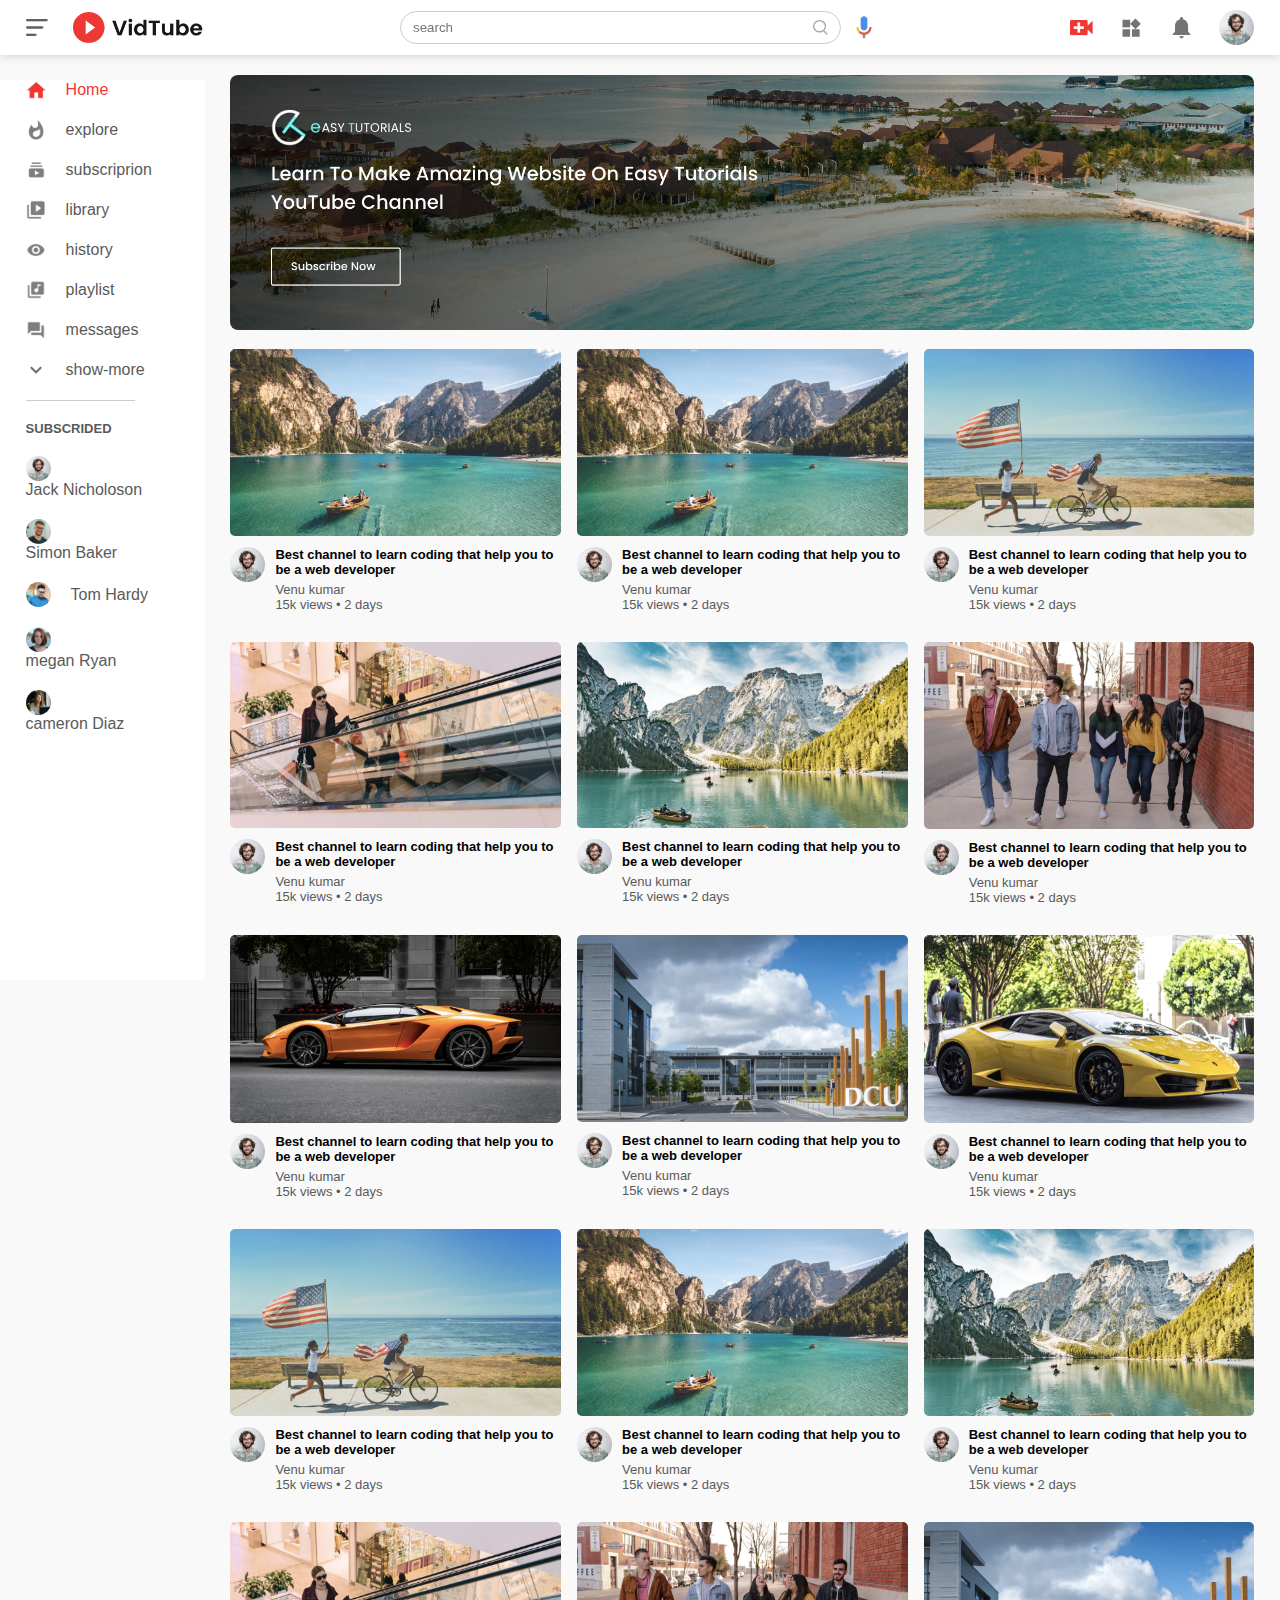
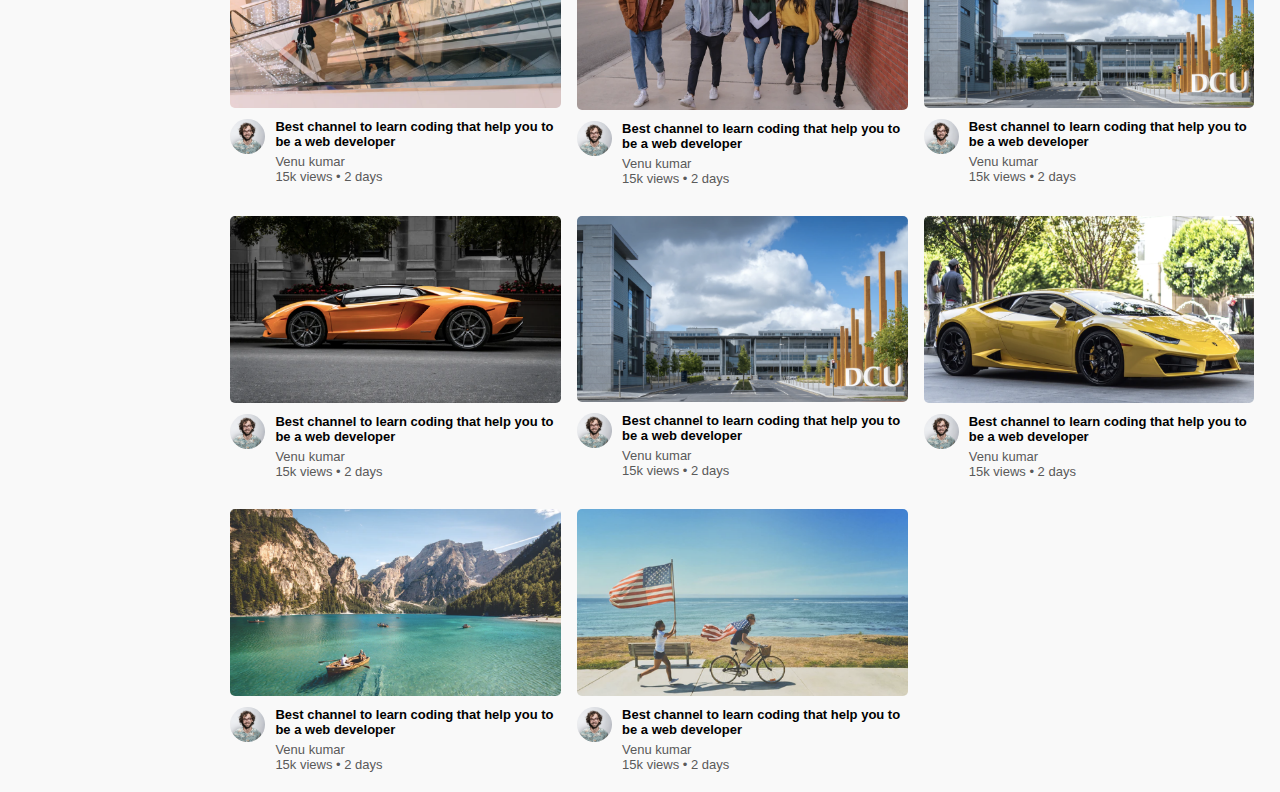
<file: index.html>
<!DOCTYPE html>
<html lang="en">
<head>
    <meta charset="UTF-8">
    <meta name="viewport" content="width=device-width, initial-scale=1.0">
    <title>Vtube</title>
    <link href="style.css" rel ="stylesheet">
</head>
<body>
    
    <nav class="flex-div">
        <div class="nav-left flex-div">
            <img src="images/menu.png" class="menu-icon">
            <img src="images/logo.png" class="logo">
        </div>

        <div class="nav-middle flex-div">
            <div class="search-box flex-div">
                <input type="text" placeholder="search">
                <img src ="images/search.png">
            </div>
            <img src="images/voice-search.png" class ="mic-icon">
        </div>
        <div class="nav-right flex-div">
            <img src="images/upload.png">
            <img src="images/more.png">
            <img src="images/notification.png">
            <img src="images/Jack.png" class="user-icon">
        </div>
    </nav>
    <!-- ---------- sidebar --------------- -->
    <div class="sidebar">
        <div class ="shortcut-links">
            <a href=""><img src="images/home.png"><p>Home</p></a>
            <a href=""><img src="images/explore.png"><p>explore</p></a>
            <a href=""><img src="images/subscriprion.png"><p>subscriprion</p></a>
            <a href=""><img src="images/library.png"><p>library</p></a>
            <a href=""><img src="images/history.png"><p>history</p></a>
            <a href=""><img src="images/playlist.png"><p>playlist</p></a>
            <a href=""><img src="images/messages.png"><p>messages</p></a>
            <a href=""><img src="images/show-more.png"><p>show-more</p></a>
            <hr>
        </div>
        <div class="subscribed-list">
            <h3>SUBSCRIDED</h3>
            <a href=""><img src="images/Jack.png"><p>Jack Nicholoson</p></a>
            <a href=""><img src="images/simon.png"><p>Simon Baker</p></a>
            <a href=""><img src="images/tom.png"><p>Tom Hardy</p></a>
            <a href=""><img src="images/megan.png"><p>megan Ryan</p></a>
            <a href=""><img src="images/cameron.png"><p>cameron Diaz</p></a>
        </div>
    </div>

    <!--------------------------main-------------------------> 

<div class="container">
    <div class="banner">
        <img src="images/banner.png"  alt="Ad 1" class="active">
    </div>
    <div class="list-container">
        <div class="vid-list">
            <a href="play_video.html"><img src="images/thumbnail1.png" class="thumbnail"></a>
            <div class="flex-div">
                <img src="images/Jack.png">
                <div class="vid-info">
                    <a href="play_video.html">Best channel to learn coding that help you to be a web
                         developer</a>
                    <p>Venu kumar</p>
                    <p>15k views &bull; 2 days</p>
                </div>
            </div>
        </div>
        <div class="vid-list">
            <a href="play_video.html"><img src="images/thumbnail1.png" class="thumbnail"></a>
            <div class="flex-div">
                <img src="images/Jack.png">
                <div class="vid-info">
                    <a href="play_video.html">Best channel to learn coding that help you to be a web
                         developer</a>
                    <p>Venu kumar</p>
                    <p>15k views &bull; 2 days</p>
                </div>
            </div>
        </div>
        <div class="vid-list">
            <a href="play_video.html"><img src="images/thumbnail2.png" class="thumbnail"></a>
            <div class="flex-div">
                <img src="images/Jack.png">
                <div class="vid-info">
                    <a href="play_video.html">Best channel to learn coding that help you to be a web
                         developer</a>
                    <p>Venu kumar</p>
                    <p>15k views &bull; 2 days</p>
                </div>
            </div>
        </div>
        <div class="vid-list">
            <a href="play_video.html"><img src="images/thumbnail3.png" class="thumbnail"></a>
            <div class="flex-div">
                <img src="images/Jack.png">
                <div class="vid-info">
                    <a href="play_video.html">Best channel to learn coding that help you to be a web
                         developer</a>
                    <p>Venu kumar</p>
                    <p>15k views &bull; 2 days</p>
                </div>
            </div>
        </div>
        <div class="vid-list">
            <a href="play_video.html"><img src="images/thumbnail4.png" class="thumbnail"></a>
            <div class="flex-div">
                <img src="images/Jack.png">
                <div class="vid-info">
                    <a href="play_video.html">Best channel to learn coding that help you to be a web
                         developer</a>
                    <p>Venu kumar</p>
                    <p>15k views &bull; 2 days</p>
                </div>
            </div>
        </div>
        <div class="vid-list">
            <a href="play_video.html"><img src="images/thumbnail5.png" class="thumbnail"></a>
            <div class="flex-div">
                <img src="images/Jack.png">
                <div class="vid-info">
                    <a href="play_video.html">Best channel to learn coding that help you to be a web
                         developer</a>
                    <p>Venu kumar</p>
                    <p>15k views &bull; 2 days</p>
                </div>
            </div>
        </div>
        <div class="vid-list">
            <a href="play_video.html"><img src="images/thumbnail6.png" class="thumbnail"></a>
            <div class="flex-div">
                <img src="images/Jack.png">
                <div class="vid-info">
                    <a href="play_video.html">Best channel to learn coding that help you to be a web
                         developer</a>
                    <p>Venu kumar</p>
                    <p>15k views &bull; 2 days</p>
                </div>
            </div>
        </div>
        <div class="vid-list">
            <a href="play_video.html"><img src="images/thumbnail7.png" class="thumbnail"></a>
            <div class="flex-div">
                <img src="images/Jack.png">
                <div class="vid-info">
                    <a href="play_video.html">Best channel to learn coding that help you to be a web
                         developer</a>
                    <p>Venu kumar</p>
                    <p>15k views &bull; 2 days</p>
                </div>
            </div>
        </div>
        <div class="vid-list">
            <a href="play_video.html"><img src="images/thumbnail8.png" class="thumbnail"></a>
            <div class="flex-div">
                <img src="images/Jack.png">
                <div class="vid-info">
                    <a href="play_video.html">Best channel to learn coding that help you to be a web
                         developer</a>
                    <p>Venu kumar</p>
                    <p>15k views &bull; 2 days</p>
                </div>
            </div>
        </div>
        <div class="vid-list">
            <a href="play_video.html"><img src="images/thumbnail2.png" class="thumbnail"></a>
            <div class="flex-div">
                <img src="images/Jack.png">
                <div class="vid-info">
                    <a href="play_video.html">Best channel to learn coding that help you to be a web
                         developer</a>
                    <p>Venu kumar</p>
                    <p>15k views &bull; 2 days</p>
                </div>
            </div>
        </div>
        <div class="vid-list">
            <a href="play_video.html"><img src="images/thumbnail1.png" class="thumbnail"></a>
            <div class="flex-div">
                <img src="images/Jack.png">
                <div class="vid-info">
                    <a href="play_video.html">Best channel to learn coding that help you to be a web
                         developer</a>
                    <p>Venu kumar</p>
                    <p>15k views &bull; 2 days</p>
                </div>
            </div>
        </div>
        <div class="vid-list">
            <a href="play_video.html"><img src="images/thumbnail4.png" class="thumbnail"></a>
            <div class="flex-div">
                <img src="images/Jack.png">
                <div class="vid-info">
                    <a href="play_video.html">Best channel to learn coding that help you to be a web
                         developer</a>
                    <p>Venu kumar</p>
                    <p>15k views &bull; 2 days</p>
                </div>
            </div>
        </div>
        <div class="vid-list">
            <a href="play_video.html"><img src="images/thumbnail3.png" class="thumbnail"></a>
            <div class="flex-div">
                <img src="images/Jack.png">
                <div class="vid-info">
                    <a href="play_video.html">Best channel to learn coding that help you to be a web
                         developer</a>
                    <p>Venu kumar</p>
                    <p>15k views &bull; 2 days</p>
                </div>
            </div>
        </div>
        <div class="vid-list">
            <a href="play_video.html"><img src="images/thumbnail5.png" class="thumbnail"></a>
            <div class="flex-div">
                <img src="images/Jack.png">
                <div class="vid-info">
                    <a href="play_video.html">Best channel to learn coding that help you to be a web
                         developer</a>
                    <p>Venu kumar</p>
                    <p>15k views &bull; 2 days</p>
                </div>
            </div>
        </div>
        <div class="vid-list">
            <a href="play_video.html"><img src="images/thumbnail7.png" class="thumbnail"></a>
            <div class="flex-div">
                <img src="images/Jack.png">
                <div class="vid-info">
                    <a href="play_video.html">Best channel to learn coding that help you to be a web
                         developer</a>
                    <p>Venu kumar</p>
                    <p>15k views &bull; 2 days</p>
                </div>
            </div>
        </div>
        <div class="vid-list">
            <a href="play_video.html"><img src="images/thumbnail6.png" class="thumbnail"></a>
            <div class="flex-div">
                <img src="images/Jack.png">
                <div class="vid-info">
                    <a href="play_video.html">Best channel to learn coding that help you to be a web
                         developer</a>
                    <p>Venu kumar</p>
                    <p>15k views &bull; 2 days</p>
                </div>
            </div>
        </div>
        <div class="vid-list">
            <a href="play_video.html"><img src="images/thumbnail7.png" class="thumbnail"></a>
            <div class="flex-div">
                <img src="images/Jack.png">
                <div class="vid-info">
                    <a href="play_video.html">Best channel to learn coding that help you to be a web
                         developer</a>
                    <p>Venu kumar</p>
                    <p>15k views &bull; 2 days</p>
                </div>
            </div>
        </div>
        <div class="vid-list">
            <a href="play_video.html"><img src="images/thumbnail8.png" class="thumbnail"></a>
            <div class="flex-div">
                <img src="images/Jack.png">
                <div class="vid-info">
                    <a href="play_video.html">Best channel to learn coding that help you to be a web
                         developer</a>
                    <p>Venu kumar</p>
                    <p>15k views &bull; 2 days</p>
                </div>
            </div>
        </div>
        <div class="vid-list">
            <a href="play_video.html"><img src="images/thumbnail1.png" class="thumbnail"></a>
            <div class="flex-div">
                <img src="images/Jack.png">
                <div class="vid-info">
                    <a href="play_video.html">Best channel to learn coding that help you to be a web
                         developer</a>
                    <p>Venu kumar</p>
                    <p>15k views &bull; 2 days</p>
                </div>
            </div>
        </div>
        <div class="vid-list">
            <a href="play_video.html"><img src="images/thumbnail2.png" class="thumbnail"></a>
            <div class="flex-div">
                <img src="images/Jack.png">
                <div class="vid-info">
                    <a href="play_video.html">Best channel to learn coding that help you to be a web
                         developer</a>
                    <p>Venu kumar</p>
                    <p>15k views &bull; 2 days</p>
                </div>
            </div>
        </div>
    </div>
</div>



<script src="script.js"></script>
</body>
</html>
</file>
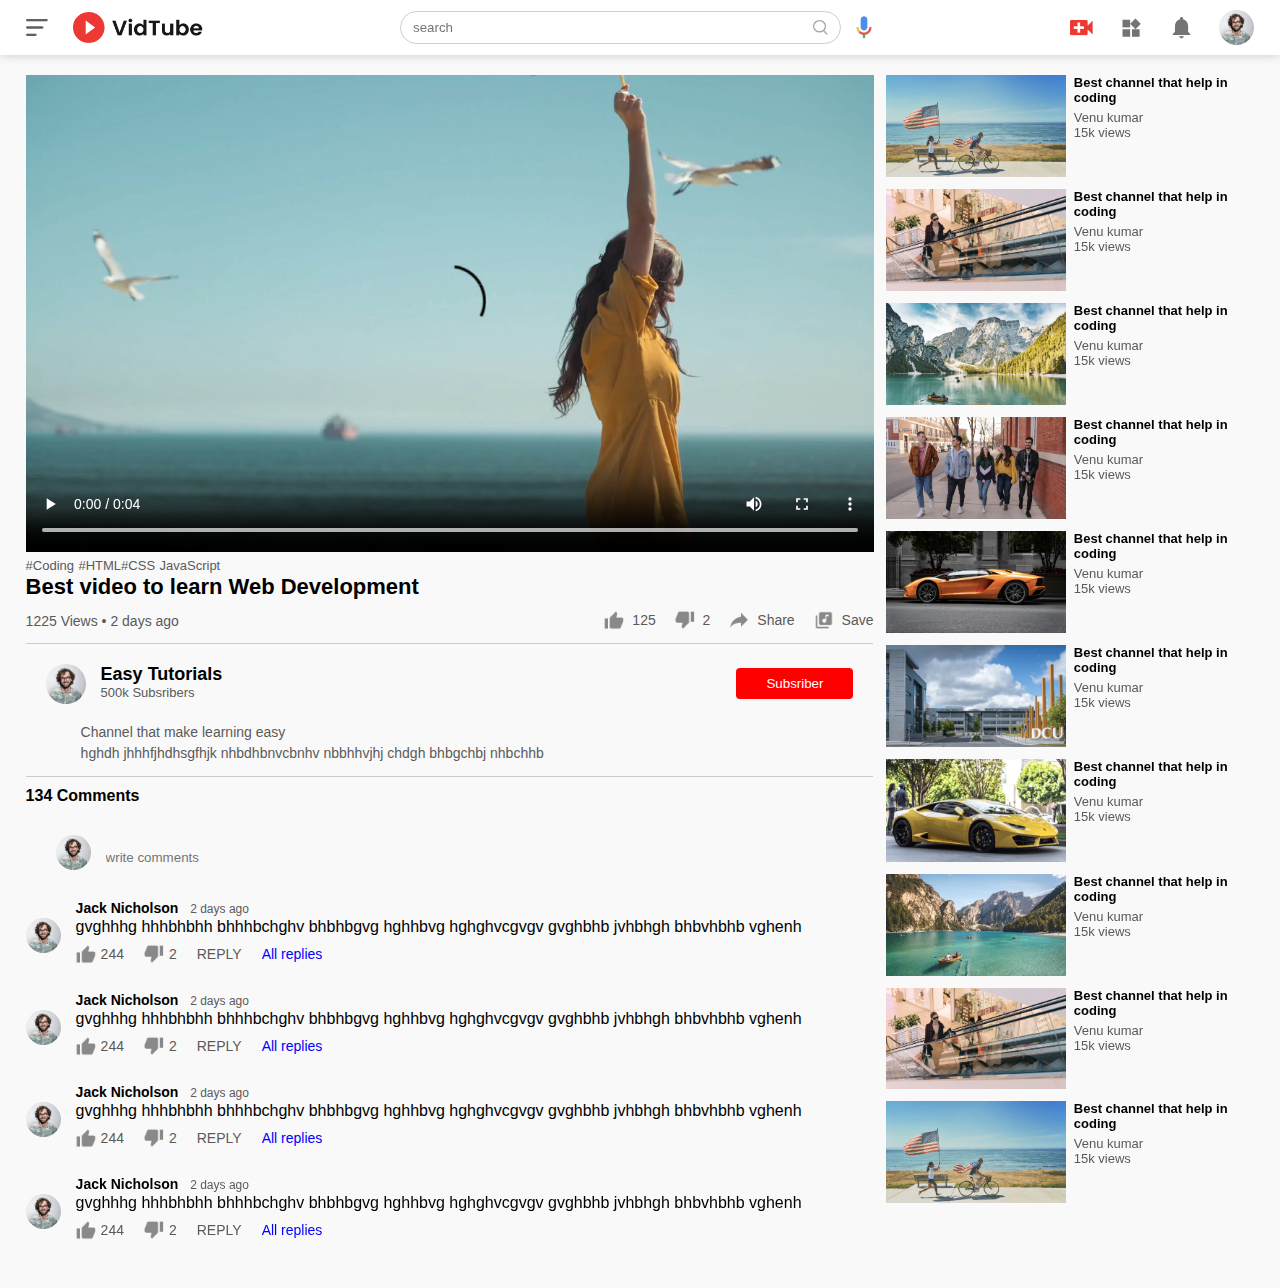
<file: play_video.html>
<!DOCTYPE html>
<html lang="en">
<head>
    <meta charset="UTF-8">
    <meta name="viewport" content="width=device-width, initial-scale=1.0">
    <title>Play video </title>
    <link rel ="stylesheet" href="style.css">
</head>
<body>
    <nav class="flex-div">
        <div class="nav-left flex-div">
            <img src="images/menu.png" class="menu-icon">
            <img src="images/logo.png" class="logo">
        </div>

        <div class="nav-middle flex-div">
            <div class="search-box flex-div">
                <input type="text" placeholder="search">
                <img src ="images/search.png">
            </div>
            <img src="images/voice-search.png" class ="mic-icon">
        </div>
        <div class="nav-right flex-div">
            <img src="images/upload.png">
            <img src="images/more.png">
            <img src="images/notification.png">
            <img src="images/Jack.png" class="user-icon">
        </div>
    </nav>

<div class="container play-container">
    <div class ="row">
        <div class="play-video">
            <video  controls autoplay>
                <source src="images/video.mp4" type="video/mp4">
            </video>
            <div class="tags">
                <a class href="">#Coding</a> <a href="">#HTML</a><a>#CSS</a>
                <a>JavaScript</a>
            </div>
            <h3>Best video to learn Web Development</h3>
            <div class="play-video-info">
                <p> 1225 Views &bull; 2 days ago</p>
                <div>
                    <a href=""><img src="images/like.png" alt="">125</a>
                    <a href=""><img src="images/dislike.png" alt="">2</a>
                    <a href=""><img src="images/share.png" alt="">Share</a>
                    <a href=""><img src="images/save.png" alt="">Save</a>
                </div>
            </div>
            <hr>
            <div class="plublisher">
                <img src="images/Jack.png" alt="">
                <div>
                    <p>Easy Tutorials</p>
                    <span>500k Subsribers</span>
                </div>
                <button>Subsriber</button>
            </div>
            <div class="vid-description">
                <p>Channel that make learning easy</p>
                <p>hghdh jhhhfjhdhsgfhjk nhbdhbnvcbnhv nbbhhvjhj chdgh bhbgchbj nhbchhb</p>
            </div>
            <hr>
            <h4>134 Comments</h4>
            <div class="add-comment">
                <img src="images/Jack.png" alt="">
                <input type="message" placeholder="write comments ">
            </div>
            <div class="old-comment">
                <img src="images/Jack.png" alt="">
                <div>
                    <h3>Jack Nicholson <span>2 days ago</span></h3>
                    <p>gvghhhg hhhbhbhh bhhhbchghv bhbhbgvg hghhbvg hghghvcgvgv gvghbhb
                        jvhbhgh bhbvhbhb vghenh 
                    </p>
                    <div class="acomment-action">
                        <img src="images/like.png" alt="">
                        <span>244</span>
                        <img src="images/dislike.png" alt="">
                        <span>2</span>
                        <span>REPLY</span>
                        <a href="">All replies</a>
                    </div>
                </div>
            </div>
            <div class="old-comment">
                <img src="images/Jack.png" alt="">
                <div>
                    <h3>Jack Nicholson <span>2 days ago</span></h3>
                    <p>gvghhhg hhhbhbhh bhhhbchghv bhbhbgvg hghhbvg hghghvcgvgv gvghbhb
                        jvhbhgh bhbvhbhb vghenh 
                    </p>
                    <div class="acomment-action">
                        <img src="images/like.png" alt="">
                        <span>244</span>
                        <img src="images/dislike.png" alt="">
                        <span>2</span>
                        <span>REPLY</span>
                        <a href="">All replies</a>
                    </div>
                </div>
            </div>
            <div class="old-comment">
                <img src="images/Jack.png" alt="">
                <div>
                    <h3>Jack Nicholson <span>2 days ago</span></h3>
                    <p>gvghhhg hhhbhbhh bhhhbchghv bhbhbgvg hghhbvg hghghvcgvgv gvghbhb
                        jvhbhgh bhbvhbhb vghenh 
                    </p>
                    <div class="acomment-action">
                        <img src="images/like.png" alt="">
                        <span>244</span>
                        <img src="images/dislike.png" alt="">
                        <span>2</span>
                        <span>REPLY</span>
                        <a href="">All replies</a>
                    </div>
                </div>
            </div>
            <div class="old-comment">
                <img src="images/Jack.png" alt="">
                <div>
                    <h3>Jack Nicholson <span>2 days ago</span></h3>
                    <p>gvghhhg hhhbhbhh bhhhbchghv bhbhbgvg hghhbvg hghghvcgvgv gvghbhb
                        jvhbhgh bhbvhbhb vghenh 
                    </p>
                    <div class="acomment-action">
                        <img src="images/like.png" alt="">
                        <span>244</span>
                        <img src="images/dislike.png" alt="">
                        <span>2</span>
                        <span>REPLY</span>
                        <a href="">All replies</a>
                    </div>
                </div>
            </div>
        </div>

        <div class="right-sidebar">
            <div class="side-video-list">
                <a href="play_video.html" class="small-thumbnail"><img src="images/thumbnail2.png" alt=""></a>
                <div class="vid-info">
                     <a>Best channel that help in coding </a>
                    <p>Venu kumar</p>
                    <p>15k views</p>
                </div>
            </div>
            <div class="side-video-list">
                <a href="play_video.html" class="small-thumbnail"><img src="images/thumbnail3.png" alt=""></a>
                <div class="vid-info">
                     <a>Best channel that help in coding </a>
                    <p>Venu kumar</p>
                    <p>15k views</p>
                </div>
            </div>
            <div class="side-video-list">
                <a href="play_video.html" class="small-thumbnail"><img src="images/thumbnail4.png" alt=""></a>
                <div class="vid-info">
                     <a>Best channel that help in coding </a>
                    <p>Venu kumar</p>
                    <p>15k views</p>
                </div>
            </div>
            <div class="side-video-list">
                <a href="play_video.html" class="small-thumbnail"><img src="images/thumbnail5.png" alt=""></a>
                <div class="vid-info">
                     <a>Best channel that help in coding </a>
                    <p>Venu kumar</p>
                    <p>15k views</p>
                </div>
            </div>
            <div class="side-video-list">
                <a href="play_video.html" class="small-thumbnail"><img src="images/thumbnail6.png" alt=""></a>
                <div class="vid-info">
                     <a>Best channel that help in coding </a>
                    <p>Venu kumar</p>
                    <p>15k views</p>
                </div>
            </div>
            <div class="side-video-list">
                <a href="play_video.html" class="small-thumbnail"><img src="images/thumbnail7.png" alt=""></a>
                <div class="vid-info">
                     <a>Best channel that help in coding </a>
                    <p>Venu kumar</p>
                    <p>15k views</p>
                </div>
            </div>
            <div class="side-video-list">
                <a href="play_video.html" class="small-thumbnail"><img src="images/thumbnail8.png" alt=""></a>
                <div class="vid-info">
                     <a>Best channel that help in coding </a>
                    <p>Venu kumar</p>
                    <p>15k views</p>
                </div>
            </div>
            <div class="side-video-list">
                <a href="play_video.html" class="small-thumbnail"><img src="images/thumbnail1.png" alt=""></a>
                <div class="vid-info">
                     <a>Best channel that help in coding </a>
                    <p>Venu kumar</p>
                    <p>15k views</p>
                </div>
            </div>
            <div class="side-video-list">
                <a href="play_video.html" class="small-thumbnail"><img src="images/thumbnail3.png" alt=""></a>
                <div class="vid-info">
                     <a>Best channel that help in coding </a>
                    <p>Venu kumar</p>
                    <p>15k views</p>
                </div>
            </div>
            <div class="side-video-list">
                <a href="play_video.html" class="small-thumbnail"><img src="images/thumbnail2.png" alt=""></a>
                <div class="vid-info">
                     <a>Best channel that help in coding </a>
                    <p>Venu kumar</p>
                    <p>15k views</p>
                </div>
            </div>
        </div>
    
    </div>
</div>
</body>
</html>
</file>
<file: style.css>
*{
    margin: 0;
    padding: 0;
    font-family: 'poppins', sans-serif;
    box-sizing: border-box;
}
a{
    text-decoration: none;
    color: #5a5a5a;
}
img{
    cursor: pointer;
}
.flex-div{
    display: flex;
    align-items: center;
}
nav{
    padding: 10px 2%;
    justify-content: space-between;
    box-shadow: 0 0 10px rgba(0, 0, 0, 0.2);
    background: #fff;
    position: sticky;
    top:0;
    z-index: 10;
}
.nav-right img{
    width: 25px;
    margin-right: 25px;
}
.nav-right .user-icon{
    width: 35px;
    border-radius: 50%;
    margin-right: 0;
}
.nav-left .menu-icon{
    width : 22px;
    margin-right: 25px;
}
.nav-left .logo{
    width: 130px;
}
.nav-middle .mic-icon{
    width: 16px;
}
.nav-middle .search-box{
    border: 1px solid #ccc;
    margin-right: 15px;
    padding: 8px 12px;
    border-radius: 25px;
}
.nav-middle .search-box input{
    width: 400px;
    border: 0;
    outline: 0;
    background: transparent;
}
.nav-middle .search-box img{
    width: 15px;
}
/* --------------------sidebar--------------- */

.sidebar{
    background: #fff;
    width: 16%;
    height: 100vh;
    position: fixed;
    top: 0;
    margin-top: 80px;
    padding-left: 2%;
    padding-right: 50px; 
}
.shortcut-links a img{
    width: 20px;
    margin-right: 20px;
}
.shortcut-links a {
    display: flex;
    align-items: center;
    margin-bottom: 20px;
    width: fit-content;
    flex-wrap: wrap;
}
.shortcut-links a:first-child{
    color: #ed3833;
}
.sidebar hr{
    border: 0;
    height: 1px;
    background: #ccc;
    width: 85%;
}
.subscribed-list h3{
    font-size: 13px;
    margin: 20px 0;
    color: #5a5a5a;
}
.subscribed-list a{
    display: flex;
    align-items: center;
    margin-bottom: 20px;
    width: fit-content;
    flex-wrap: wrap;
}
.subscribed-list a img{
    width: 25px;
    border-radius: 50%;
    margin-right: 20px;  
}
.small-sidebar{
    width: 5%;
}
.small-sidebar a p {
    display: none;
}
.small-sidebar h3{
    display: none;
}
.small-sidebar hr{
    width: 50%;
    margin-bottom: 25px;
}
/* --------------------------main---------------------------- */

.container{
    background-color: #f9f9f9;
    padding-left: 18%;
    padding-right: 2%;
    padding-top: 20px;
    padding-bottom: 20px;
}
.large-container{
    padding-left: 7%;
}

.banner{
    width: 100%;
}
.banner img{
    width: 100%;
    border-radius: 8px;
}
.list-container{
    display: grid;
    grid-template-columns: repeat(auto-fit,minmax(250px,1Fr));
    grid-column-gap: 16px;
    grid-row-gap: 30px;
    margin-top: 15px;
}
.vid-list .thumbnail{
    width: 100%;
    border-radius: 5px;
}
.vid-list .flex-div{
    align-items: flex-start ;
    margin-top: 7px;
}
.vid-list .flex-div img{
    width: 35px;
    margin-right: 10px;
    border-radius: 50%;
}
.vid-info{
    color: #5a5a5a;
    font-size: 13px;
}
.vid-info a{
    color: #000;
    font-weight: 600;
    display: block;
    margin-bottom: 5px;
}



@media (max-width: 900px){
    .menu-icon{
        display: none;
    }
    .sidebar{
        display: none;
    }
    .container, .large-container{
        padding-left: 5%;
        padding-right: 5%;
    }
    .nav-right img{
        display: none;
    }
    .nav-right .user-icon{
        display: block;
        width: 30px;
    }
    .nav-middle .search-box{
        width: 100px;
    }
    .nav-middle .mic-icon{
        display: none;
    }
    .logo{
        width: 90px;
    }
}


/* -----------------------play video page -------------------------- */
.play-container{
    padding-left: 2%;
}
.row{
    display: flex;
    justify-content: space-between;
    flex-wrap: wrap;
}
.play-video{
    flex-basis: 69%;
}
.right-sidebar{
    flex-basis: 30%;
}
.play-video video{
    width: 100%;
}

.side-video-list{
    display: flex;
    justify-content: space-between;
    margin-bottom: 8px;
}
.side-video-list img{
    width: 100%;
}
.side-video-list .small-thumbnail{
    flex-basis: 49%;
}
.side-video-list .vid-info{
    flex-basis: 49%;
}
.play-video .tags a{
    columns: #0000ff;
    font-size: 13px;
}
.play-video h3{
    font-weight: 600;
    font-size: 22px;
}
.play-video .play-video-info{
    display: flex;
    align-items: center;
    justify-content: space-between;
    flex-wrap: wrap;
    margin-top: 10px;
    font-size: 14px;
    color: #5a5a5a;
}
.play-video .play-video-info a img{
    width: 20px;
    margin-right: 8px;    
}
.play-video .play-video-info a{
    display: inline-flex;
    align-items: center;
    margin-left: 15px;
}
.play-video hr{
    border: 0;
    height: 1px;
    background-color: #ccc;
    margin: 10px 0;
}
.plublisher{
    display: flex;
    align-items: center;
    margin: 20px;
}
.plublisher div{
    flex: 1;
    line-height: 18px;
}
.plublisher img{
    width: 40px;
    border-radius: 50%;
    margin-right: 15px;
}
.plublisher div p{
    color: #000;
    font-weight: 600;
    font-size: 18px;
}
.plublisher div span{
    font-size: 13px;
    color: #5a5a5a;
}
.plublisher button{
    background: red;
    color: #fff;
    padding: 8px 30px;
    border: 0;
    outline: 0;
    border-radius: 4px;
    cursor: pointer;
}
.vid-description{
    padding-left: 55px;
    margin: 15px 0;
}
.vid-description p{
    font-size: 14px;
    margin-bottom: 5px;
    color: #5a5a5a;
}
.vid-description h4{
    font-size: 14px;
    color: #5a5a5a;
    margin-top: 15px;
}
.add-comment{
    display: flex;
    align-items: center;
    margin: 30px; 0;
}
.add-comment img{
    width: 35px;
    border-radius: 50%;
    margin-right: 15px; 
}
.add-comment input{
    border: 0;
    outline: 0;
    border-radius: 1px solid #ccc;
    width: 100px;
    padding-top: 10px;
    background: transparent;
}
.old-comment{
    display: flex;
    align-items: center;
    margin: 20px 0;
}
.old-comment img{
    width: 35px;
    border-radius: 50%;
    margin-right: 15px;
}
.old-comment h3{
    font-size: 14px;
    margin-bottom: 2px;
}
.old-comment h3 span{
    font-size: 12px;
    color: #5a5a5a;
    font-weight: 500;
    margin-left: 8px;
}
.old-comment .acomment-action{
    display: flex;
    align-items: center;
    margin: 8px 0;
    font-size: 14px;
}
.old-comment .acomment-action img{
    border-radius: 0;
    width: 20px;
    margin-right: 5px;
}
.old-comment .acomment-action span{
    margin-right: 20px;
    color: #5a5a5a;
}
.old-comment .acomment-action a{
    color: #0000ff;
}
@media(max-width:900px){
    .play-video{
        flex-basis: 100%;
    }
    .right-sidebar{
        flex-basis: 100%;
    }
    .play-container{
        padding-left: 5%;
    }
    .vid-description{
        padding-left: 0;
    }
    .play-video .play-video-info a{
        margin-left: 0;
        margin-right: 15px;
        margin-top: 15px;
    }
}
</file>
